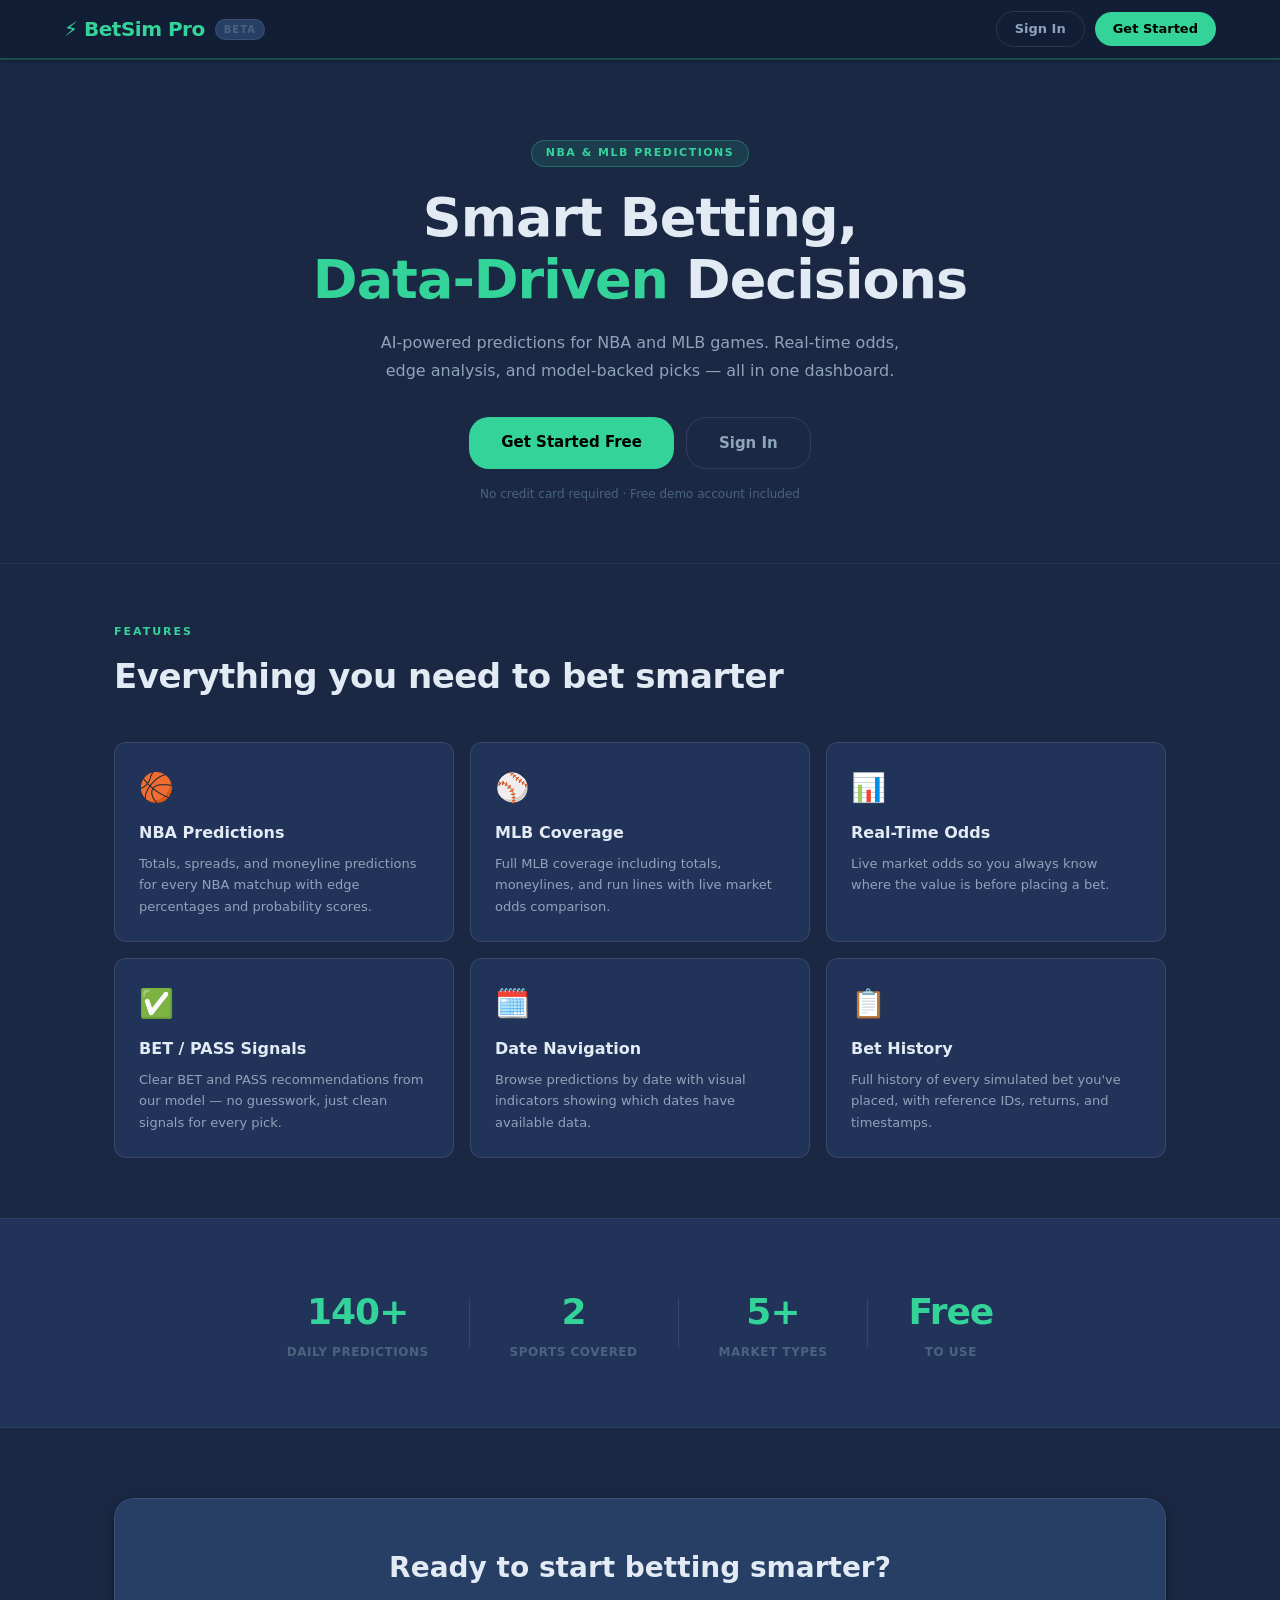
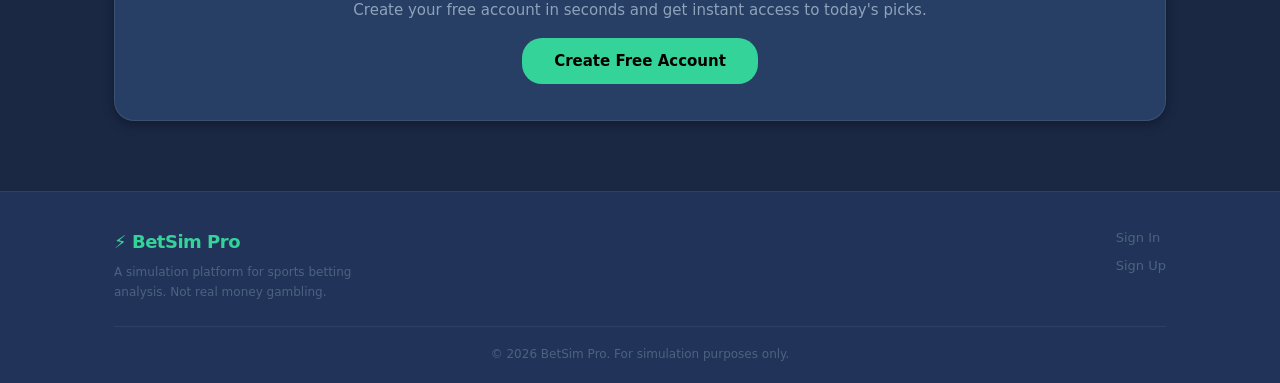
<file: index.html>
<!DOCTYPE html>
<html lang="en">
<head>
  <meta charset="UTF-8" />
  <meta name="viewport" content="width=device-width, initial-scale=1.0" />
  <title>BetSim Pro – Smart Betting, Data-Driven Decisions</title>
  <link rel="stylesheet" href="css/style.css" />
</head>
<body class="landing-page">

  <!-- Navbar -->
  <nav class="landing-nav">
    <div class="landing-nav-inner">
      <div class="brand">
        <span class="logo">⚡ BetSim Pro</span>
        <span class="brand-pill">BETA</span>
      </div>
      <div class="landing-nav-links">
        <a href="login.html" class="btn-outline-nav">Sign In</a>
        <a href="signup.html" class="btn-primary-nav">Get Started</a>
      </div>
    </div>
  </nav>

  <!-- Hero -->
  <section class="landing-hero">
    <div class="landing-hero-inner">
      <div class="hero-badge">NBA &amp; MLB Predictions</div>
      <h1 class="hero-title">Smart Betting,<br><span class="hero-accent">Data-Driven</span> Decisions</h1>
      <p class="hero-sub">AI-powered predictions for NBA and MLB games. Real-time odds, edge analysis, and model-backed picks — all in one dashboard.</p>
      <div class="hero-actions">
        <a href="signup.html" class="btn-hero-primary">Get Started Free</a>
        <a href="login.html" class="btn-hero-secondary">Sign In</a>
      </div>
      <p class="hero-note">No credit card required · Free demo account included</p>
    </div>
  </section>

  <!-- Features -->
  <section class="landing-features">
    <div class="landing-section-inner">
      <p class="section-tag">Features</p>
      <h2 class="section-title">Everything you need to bet smarter</h2>
      <div class="features-grid">
        <div class="feature-card">
          <div class="feature-icon">🏀</div>
          <h3>NBA Predictions</h3>
          <p>Totals, spreads, and moneyline predictions for every NBA matchup with edge percentages and probability scores.</p>
        </div>
        <div class="feature-card">
          <div class="feature-icon">⚾</div>
          <h3>MLB Coverage</h3>
          <p>Full MLB coverage including totals, moneylines, and run lines with live market odds comparison.</p>
        </div>
        <div class="feature-card">
          <div class="feature-icon">📊</div>
          <h3>Real-Time Odds</h3>
          <p>Live market odds so you always know where the value is before placing a bet.</p>
        </div>
        <div class="feature-card">
          <div class="feature-icon">✅</div>
          <h3>BET / PASS Signals</h3>
          <p>Clear BET and PASS recommendations from our model — no guesswork, just clean signals for every pick.</p>
        </div>
        <div class="feature-card">
          <div class="feature-icon">🗓️</div>
          <h3>Date Navigation</h3>
          <p>Browse predictions by date with visual indicators showing which dates have available data.</p>
        </div>
        <div class="feature-card">
          <div class="feature-icon">📋</div>
          <h3>Bet History</h3>
          <p>Full history of every simulated bet you've placed, with reference IDs, returns, and timestamps.</p>
        </div>
      </div>
    </div>
  </section>

  <!-- Stats -->
  <section class="landing-stats">
    <div class="landing-section-inner">
      <div class="stats-showcase">
        <div class="showcase-stat">
          <span class="showcase-num">140+</span>
          <span class="showcase-lbl">Daily Predictions</span>
        </div>
        <div class="showcase-divider"></div>
        <div class="showcase-stat">
          <span class="showcase-num">2</span>
          <span class="showcase-lbl">Sports Covered</span>
        </div>
        <div class="showcase-divider"></div>
        <div class="showcase-stat">
          <span class="showcase-num">5+</span>
          <span class="showcase-lbl">Market Types</span>
        </div>
        <div class="showcase-divider"></div>
        <div class="showcase-stat">
          <span class="showcase-num">Free</span>
          <span class="showcase-lbl">To Use</span>
        </div>
      </div>
    </div>
  </section>

  <!-- CTA Section -->
  <section class="landing-cta">
    <div class="landing-section-inner">
      <div class="cta-card">
        <h2>Ready to start betting smarter?</h2>
        <p>Create your free account in seconds and get instant access to today's picks.</p>
        <a href="signup.html" class="btn-hero-primary">Create Free Account</a>
      </div>
    </div>
  </section>

  <!-- Footer -->
  <footer class="landing-footer">
    <div class="landing-section-inner">
      <div class="footer-inner">
        <div class="footer-brand">
          <span class="logo">⚡ BetSim Pro</span>
          <p>A simulation platform for sports betting analysis. Not real money gambling.</p>
        </div>
        <div class="footer-links">
          <a href="login.html">Sign In</a>
          <a href="signup.html">Sign Up</a>
        </div>
      </div>
      <div class="footer-bottom">
        <p>© 2026 BetSim Pro. For simulation purposes only.</p>
      </div>
    </div>
  </footer>

</body>
</html>
</file>
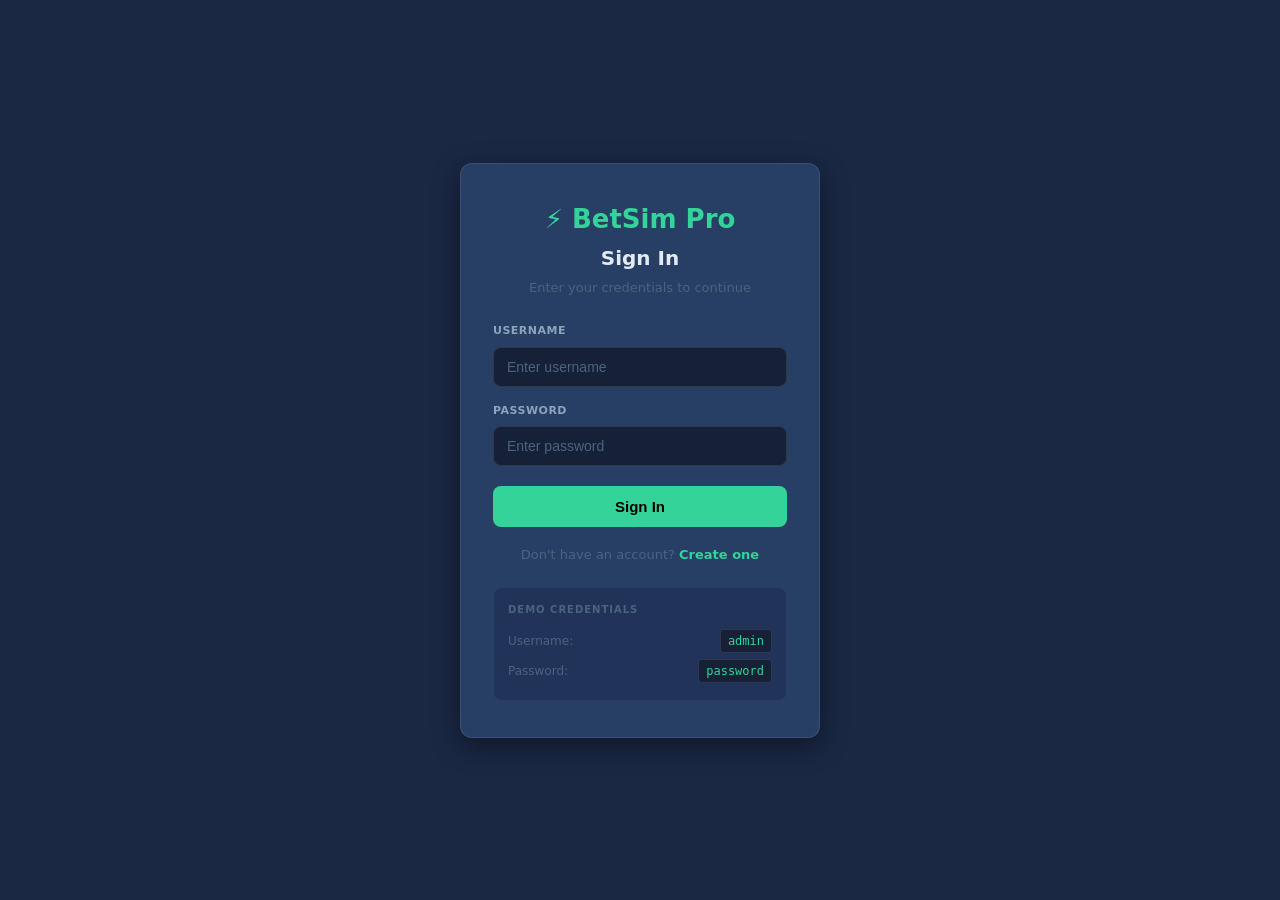
<file: dashboard.html>
<!DOCTYPE html>
<html lang="en">
<head>
  <meta charset="UTF-8" />
  <meta name="viewport" content="width=device-width, initial-scale=1.0" />
  <title>BetSim Pro – NBA &amp; MLB</title>
  <link rel="stylesheet" href="css/style.css" />
</head>
<body>

  <!-- ═══ HEADER ═══ -->
  <header class="header" data-testid="header">
    <div class="header-inner">
      <div class="brand">
        <div class="logo" data-testid="logo">⚡ BetSim Pro</div>
        <div class="brand-pill">NBA &amp; MLB</div>
      </div>
      <nav class="nav">
        <a href="#" class="nav-link active" data-testid="nav-markets">Markets</a>
        <a href="#" class="nav-link" id="navMyBets" data-testid="nav-my-bets">My Bets</a>
      </nav>
      <div class="header-right">
        <div class="balance-pill" data-testid="user-balance">
          💰 Balance: <span id="balance" data-testid="balance-amount">$1,000.00</span>
        </div>
        <div class="user-pill" data-testid="user-badge">
          <span>👤</span>
          <span id="headerUsername" data-testid="header-username">User</span>
        </div>
        <button class="btn-signout" id="logoutBtn" data-testid="logout-btn">Sign Out</button>
      </div>
    </div>
  </header>

  <!-- ═══ DATE BAR ═══ -->
  <div class="date-bar" data-testid="date-bar">
    <button class="date-nav-btn" id="prevDay" aria-label="Previous day">‹</button>
    <label class="date-center" for="datePicker" title="Click to pick a date">
      <span class="date-cal-icon">📅</span>
      <span class="date-text-col">
        <span class="date-sub-lbl">Viewing Date</span>
        <span class="date-main-val" id="dateValue" data-testid="date-value">May 5, 2026</span>
      </span>
      <input type="date" id="datePicker" class="date-picker-input" value="2026-05-05" aria-label="Pick date" />
    </label>
    <span class="date-dot" id="dateDot" title="Data available for this date"></span>
    <button class="date-nav-btn" id="nextDay" aria-label="Next day">›</button>
    <button class="date-today-btn" id="todayBtn">Today</button>
  </div>

  <!-- ═══ MARKET TABS ═══ -->
  <nav class="tabs-bar" data-testid="tabs-bar" aria-label="Market filters">
    <div class="tabs-scroll">
      <button class="tab active" data-filter="all"          data-testid="filter-all">🏆 All</button>
      <div class="tab-sep"></div>
      <button class="tab tab-nba"      data-filter="nba"          data-testid="filter-nba">🏀 NBA</button>
      <button class="tab tab-nba sub"  data-filter="nba_totals"   data-testid="filter-nba-totals">Totals</button>
      <button class="tab tab-nba sub"  data-filter="nba_spreads"  data-testid="filter-nba-spreads">Spreads</button>
      <div class="tab-sep"></div>
      <button class="tab tab-mlb"      data-filter="mlb"          data-testid="filter-mlb">⚾ MLB</button>
      <button class="tab tab-mlb sub"  data-filter="mlb_totals"   data-testid="filter-mlb-totals">Totals</button>
      <button class="tab tab-mlb sub"  data-filter="mlb_moneyline" data-testid="filter-mlb-moneyline">Moneyline</button>
      <button class="tab tab-mlb sub"  data-filter="mlb_runline"  data-testid="filter-mlb-runline">Run Line</button>
    </div>
  </nav>

  <!-- ═══ STATS BAR ═══ -->
  <div class="stats-bar" data-testid="stats-bar">
    <div class="stats-inner">
      <div class="stat-item">
        <span class="stat-num"       id="statTotal">—</span>
        <span class="stat-lbl">Markets</span>
      </div>
      <div class="stat-sep"></div>
      <div class="stat-item">
        <span class="stat-num green" id="statBet">—</span>
        <span class="stat-lbl">BET Picks</span>
      </div>
      <div class="stat-sep"></div>
      <div class="stat-item">
        <span class="stat-num"       id="statPass">—</span>
        <span class="stat-lbl">PASS</span>
      </div>
      <div class="stat-sep"></div>
      <div class="stat-item">
        <span class="stat-num small" id="statDate" data-testid="stat-date">—</span>
        <span class="stat-lbl">Date</span>
      </div>
      <button class="bet-only-toggle" id="betOnlyBtn" data-testid="bet-only-toggle">
        <span class="toggle-dot"></span>
        BET Only
      </button>
    </div>
  </div>

  <!-- ═══ PAGE BODY ═══ -->
  <div class="page-body">

    <!-- Main Content -->
    <main class="main-content">

      <div class="loading-wrap" id="loadingSpinner" data-testid="loading-spinner">
        <div class="spinner-ring"></div>
        <p>Loading markets…</p>
      </div>

      <div class="cards-grid" id="matchesContainer"
           data-testid="matches-container" style="display:none;"></div>

      <div class="empty-state" id="emptyState" style="display:none;" data-testid="empty-state">
        <div class="empty-icon">📭</div>
        <h3>No data for this date</h3>
        <p>Predictions are available for <strong>May 5, 6 &amp; 7, 2026</strong>.<br/>Use the arrows to navigate to those dates.</p>
        <button class="btn-goto" id="gotoDataBtn" data-testid="goto-data-btn">Go to May 5, 2026</button>
      </div>

    </main>

    <!-- Bet Slip Panel -->
    <aside class="bet-slip-panel" data-testid="bet-slip">
      <div class="slip-head">
        <span class="slip-title">Bet Slip</span>
        <span class="slip-count" id="slipBadge">0</span>
      </div>

      <div class="slip-empty-wrap" id="betSlipEmpty" data-testid="bet-slip-empty">
        <div class="slip-empty-icon">🎯</div>
        <p class="slip-empty-text">No selection yet</p>
        <p class="slip-empty-sub">Click any odds button to add a pick</p>
      </div>

      <div id="betSlipContent" style="display:none;" class="slip-content-wrap">
        <div class="slip-pick-card" id="slipItem">
          <button class="slip-remove" id="slipClose" data-testid="slip-close">✕</button>
          <div class="slip-match-text"  id="slipMatch"></div>
          <div class="slip-sel-text"    id="slipSelection"></div>
          <div class="slip-odds-text"   id="slipOdds"></div>
        </div>
        <div class="slip-form-area">
          <label class="slip-form-label" for="slipStake">Stake (USD)</label>
          <input type="number" id="slipStake" data-testid="slip-stake"
                 class="slip-stake-input" min="1" max="10000" placeholder="Enter amount" />
          <div class="slip-return-row">
            <span class="slip-return-lbl">Est. Return</span>
            <span class="slip-return-amt" id="slipReturn" data-testid="slip-return">$0.00</span>
          </div>
          <button class="btn-place-bet" id="slipPlaceBtn" data-testid="slip-place-btn">
            Place Bet →
          </button>
        </div>
      </div>
    </aside>

  </div><!-- /page-body -->

  <!-- ═══ BET MODAL ═══ -->
  <div class="modal-overlay" id="modalOverlay" data-testid="modal-overlay" style="display:none;">
    <div class="modal" data-testid="bet-modal" role="dialog" aria-modal="true">

      <button class="modal-close" id="modalClose" data-testid="modal-close" aria-label="Close">✕</button>

      <!-- Normal -->
      <div id="modalNormal">
        <div class="modal-header">
          <h2 data-testid="modal-title">Place Your Bet</h2>
        </div>
        <div class="modal-body">
          <div class="bet-details">
            <div class="detail-row">
              <span class="detail-label">Match</span>
              <span class="detail-value" id="modalMatch" data-testid="modal-match"></span>
            </div>
            <div class="detail-row">
              <span class="detail-label">Selection</span>
              <span class="detail-value selection-badge" id="modalSelection" data-testid="modal-selection"></span>
            </div>
            <div class="detail-row">
              <span class="detail-label">Odds</span>
              <span class="detail-value odds-badge" id="modalOdds" data-testid="modal-odds"></span>
            </div>
          </div>
          <div class="stake-section">
            <label class="stake-label">Bet Amount ($)</label>
            <input type="number" id="modalBetAmount" data-testid="modal-bet-amount"
                   class="modal-input" min="1" max="10000" placeholder="Enter stake…" />
            <div class="quick-amounts" data-testid="quick-amounts">
              <button class="quick-btn" data-amount="10"  data-testid="quick-10">$10</button>
              <button class="quick-btn" data-amount="25"  data-testid="quick-25">$25</button>
              <button class="quick-btn" data-amount="50"  data-testid="quick-50">$50</button>
              <button class="quick-btn" data-amount="100" data-testid="quick-100">$100</button>
            </div>
          </div>
          <div class="payout-info">
            <span>Potential Return</span>
            <span class="payout-value" id="modalPayout" data-testid="modal-payout">$0.00</span>
          </div>
        </div>
        <div class="modal-footer">
          <button class="btn-cancel"  id="cancelBtn"  data-testid="cancel-btn">Cancel</button>
          <button class="btn-confirm" id="confirmBtn" data-testid="confirm-bet-btn" disabled>Confirm Bet</button>
        </div>
      </div>

      <!-- Processing -->
      <div id="processingState" style="display:none;" data-testid="processing-state">
        <div class="state-center">
          <div class="spinner-ring"></div>
          <p>Processing your bet…</p>
        </div>
      </div>

      <!-- Success -->
      <div id="successState" style="display:none;" data-testid="success-state">
        <div class="state-center success">
          <div class="state-icon success-icon">✓</div>
          <h2 data-testid="success-message">Bet Placed!</h2>
          <div class="success-details">
            <div class="detail-row"><span class="detail-label">Match</span>     <span id="successMatch"     data-testid="success-match"></span></div>
            <div class="detail-row"><span class="detail-label">Selection</span> <span id="successSelection" data-testid="success-selection"></span></div>
            <div class="detail-row"><span class="detail-label">Stake</span>     <span id="successStake"     data-testid="success-stake"></span></div>
            <div class="detail-row"><span class="detail-label">Return</span>    <span id="successReturn"    data-testid="success-return"></span></div>
          </div>
          <div class="bet-ref" data-testid="bet-reference">
            Ref: <strong id="betRef" data-testid="bet-ref-value"></strong>
          </div>
          <button class="btn-done" id="doneBtn" data-testid="done-btn">Done</button>
        </div>
      </div>

      <!-- Error -->
      <div id="errorState" style="display:none;" data-testid="error-state">
        <div class="state-center error">
          <div class="state-icon error-icon">✗</div>
          <h2>Bet Failed</h2>
          <p id="errorMessage" data-testid="error-message"></p>
          <div class="error-actions">
            <button class="btn-cancel"  id="errorClose" data-testid="error-close">Close</button>
            <button class="btn-confirm" id="retryBtn"   data-testid="retry-btn">Try Again</button>
          </div>
        </div>
      </div>

    </div>
  </div>

  <!-- ═══ TOAST ═══ -->
  <div class="toast" id="toast" data-testid="toast" role="alert"></div>

  <!-- ═══ HISTORY MODAL ═══ -->
  <div class="modal-overlay" id="historyOverlay" data-testid="history-overlay" style="display:none;">
    <div class="modal history-modal" data-testid="history-modal" role="dialog" aria-modal="true">
      <div class="history-header">
        <h2 data-testid="history-title">My Bet History</h2>
        <button class="modal-close" id="historyClose" data-testid="history-close" aria-label="Close">✕</button>
      </div>
      <div class="history-toolbar">
        <span class="history-count" id="historyCount" data-testid="history-count">0 bets</span>
        <button class="btn-clear-history" id="clearHistoryBtn" data-testid="clear-history-btn">Clear All</button>
      </div>
      <div class="history-body" id="historyBody" data-testid="history-body">
        <div class="history-empty" id="historyEmpty" data-testid="history-empty">
          No bets placed yet.<br/>Place a bet to see it here.
        </div>
        <table class="history-table" id="historyTable" data-testid="history-table" style="display:none;">
          <thead>
            <tr>
              <th>Bet ID</th><th>Match</th><th>Selection</th>
              <th>Odds</th><th>Stake</th><th>Return</th><th>Date / Time</th>
            </tr>
          </thead>
          <tbody id="historyTableBody" data-testid="history-table-body"></tbody>
        </table>
      </div>
    </div>
  </div>

  <script src="js/auth.js"></script>
  <script src="js/app.js"></script>
</body>
</html>
</file>
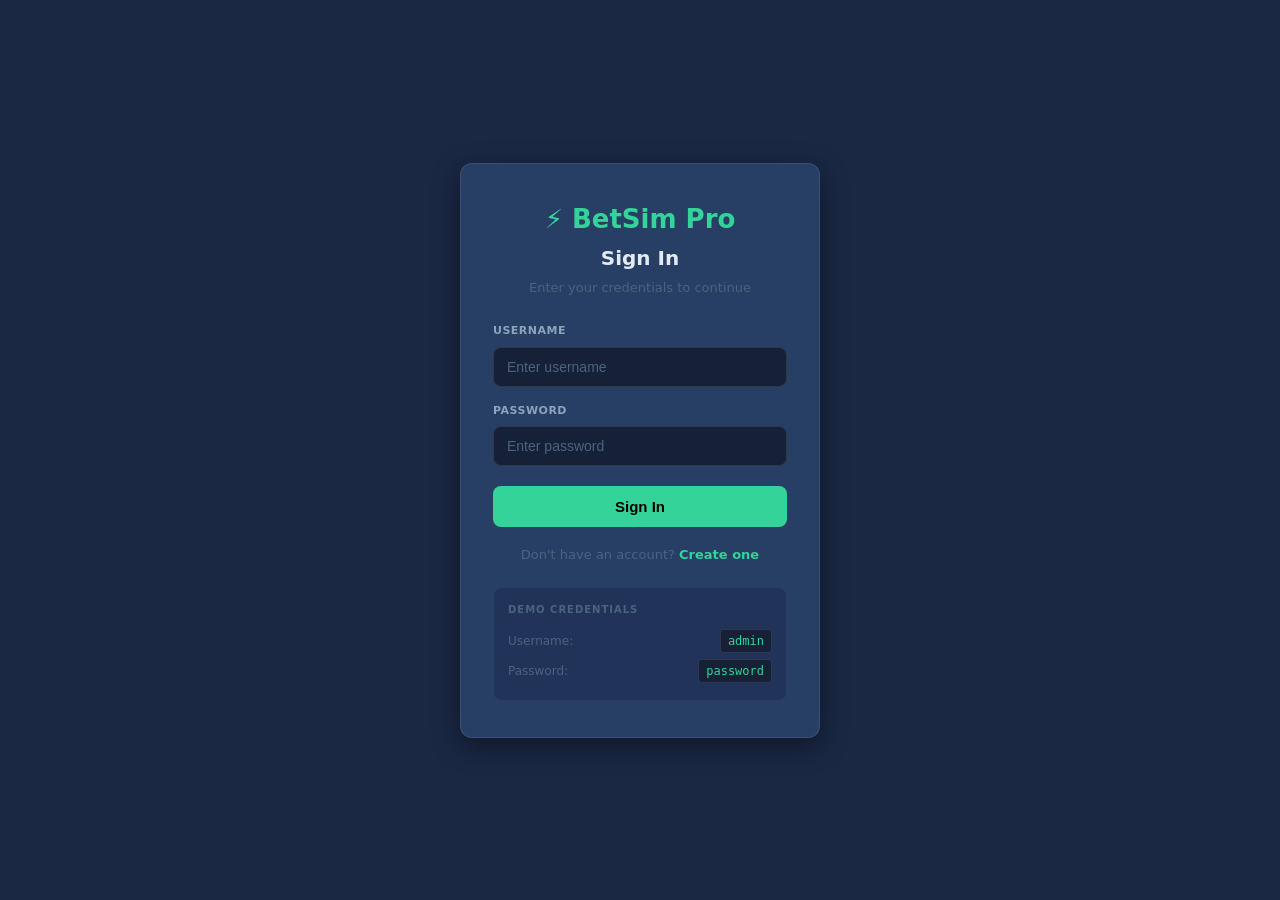
<file: home.html>
<!DOCTYPE html>
<html lang="en">
<head>
  <meta charset="UTF-8" />
  <meta name="viewport" content="width=device-width, initial-scale=1.0" />
  <title>BetSim Pro – Home</title>
  <link rel="stylesheet" href="css/style.css" />
</head>
<body>

  <header class="header">
    <div class="header-inner">
      <div class="brand">
        <span class="logo">⚡ BetSim Pro</span>
        <span class="brand-pill">BETA</span>
      </div>
      <nav class="nav">
        <span class="nav-link active">Home</span>
      </nav>
      <div class="header-right">
        <div class="user-pill">👤 <span id="headerUsername">User</span></div>
        <button class="btn-signout" onclick="logout()">Sign Out</button>
      </div>
    </div>
  </header>

  <main class="home-body">
    <div class="home-inner">

      <!-- Welcome -->
      <div class="home-welcome">
        <div class="welcome-text">
          <h1>Welcome back, <span id="welcomeUsername" class="welcome-accent">User</span></h1>
          <p>Here's your betting overview. Head to the dashboard to start placing picks.</p>
        </div>
        <div class="welcome-balance">
          <span class="balance-label">Virtual Balance</span>
          <span class="balance-value" id="homeBalance">$1,000.00</span>
        </div>
      </div>

      <!-- Stats Row -->
      <div class="home-stats-row">
        <div class="home-stat-card">
          <span class="home-stat-icon">🏆</span>
          <div>
            <div class="home-stat-num" id="statTotalBets">0</div>
            <div class="home-stat-lbl">Total Bets Placed</div>
          </div>
        </div>
        <div class="home-stat-card">
          <span class="home-stat-icon">💰</span>
          <div>
            <div class="home-stat-num" id="statWagered">$0.00</div>
            <div class="home-stat-lbl">Total Wagered</div>
          </div>
        </div>
        <div class="home-stat-card">
          <span class="home-stat-icon">🎯</span>
          <div>
            <div class="home-stat-num green" id="statReturns">$0.00</div>
            <div class="home-stat-lbl">Total Returns</div>
          </div>
        </div>
        <div class="home-stat-card">
          <span class="home-stat-icon">📅</span>
          <div>
            <div class="home-stat-num" id="statDates">3</div>
            <div class="home-stat-lbl">Days of Data</div>
          </div>
        </div>
      </div>

      <!-- Dashboard CTA -->
      <div class="dashboard-cta-card">
        <div class="cta-left">
          <h2>Betting Dashboard</h2>
          <p>View today's NBA and MLB predictions, analyze odds, and place your simulated bets.</p>
          <div class="cta-tags">
            <span class="cta-tag nba-tag">🏀 NBA</span>
            <span class="cta-tag mlb-tag">⚾ MLB</span>
            <span class="cta-tag">Totals</span>
            <span class="cta-tag">Spreads</span>
            <span class="cta-tag">Moneylines</span>
          </div>
        </div>
        <a href="dashboard.html" class="btn-open-dashboard">Open Dashboard →</a>
      </div>

      <!-- Recent Bets -->
      <div class="home-section">
        <div class="home-section-head">
          <h2>Recent Bets</h2>
          <a href="dashboard.html" class="home-view-all">View All in Dashboard →</a>
        </div>
        <div id="recentBetsContent">
          <div class="home-empty">No bets placed yet. Open the dashboard to get started.</div>
        </div>
      </div>

    </div>
  </main>

  <script src="js/auth.js"></script>
  <script>
    'use strict';
    requireAuth();

    const username = getUsername();
    document.getElementById('headerUsername').textContent = username;
    document.getElementById('welcomeUsername').textContent = username;

    const history = getBetHistory();
    document.getElementById('statTotalBets').textContent = history.length;

    const totalWagered = history.reduce((s, b) => s + (b.stake || 0), 0);
    document.getElementById('statWagered').textContent = '$' + totalWagered.toFixed(2);

    const totalReturns = history.reduce((s, b) => s + (b.totalReturn || 0), 0);
    document.getElementById('statReturns').textContent = '$' + totalReturns.toFixed(2);

    if (history.length > 0) {
      const recent = history.slice(0, 5);
      let html = '<table class="home-bets-table"><thead><tr>';
      html += '<th>Ref</th><th>Match</th><th>Selection</th><th>Odds</th><th>Stake</th><th>Return</th>';
      html += '</tr></thead><tbody>';
      recent.forEach(function(b) {
        const oddsStr = (b.odds >= 0 ? '+' : '') + b.odds;
        html += '<tr>';
        html += '<td class="bet-id-cell">' + (b.ref || '—') + '</td>';
        html += '<td>' + (b.match || '—') + '</td>';
        html += '<td><span class="selection-badge">' + (b.selection || '—') + '</span></td>';
        html += '<td><span class="odds-badge-sm">' + oddsStr + '</span></td>';
        html += '<td>$' + (b.stake || 0).toFixed(2) + '</td>';
        html += '<td class="return-cell">$' + (b.totalReturn || 0).toFixed(2) + '</td>';
        html += '</tr>';
      });
      html += '</tbody></table>';
      document.getElementById('recentBetsContent').innerHTML = html;
    }
  </script>
</body>
</html>
</file>
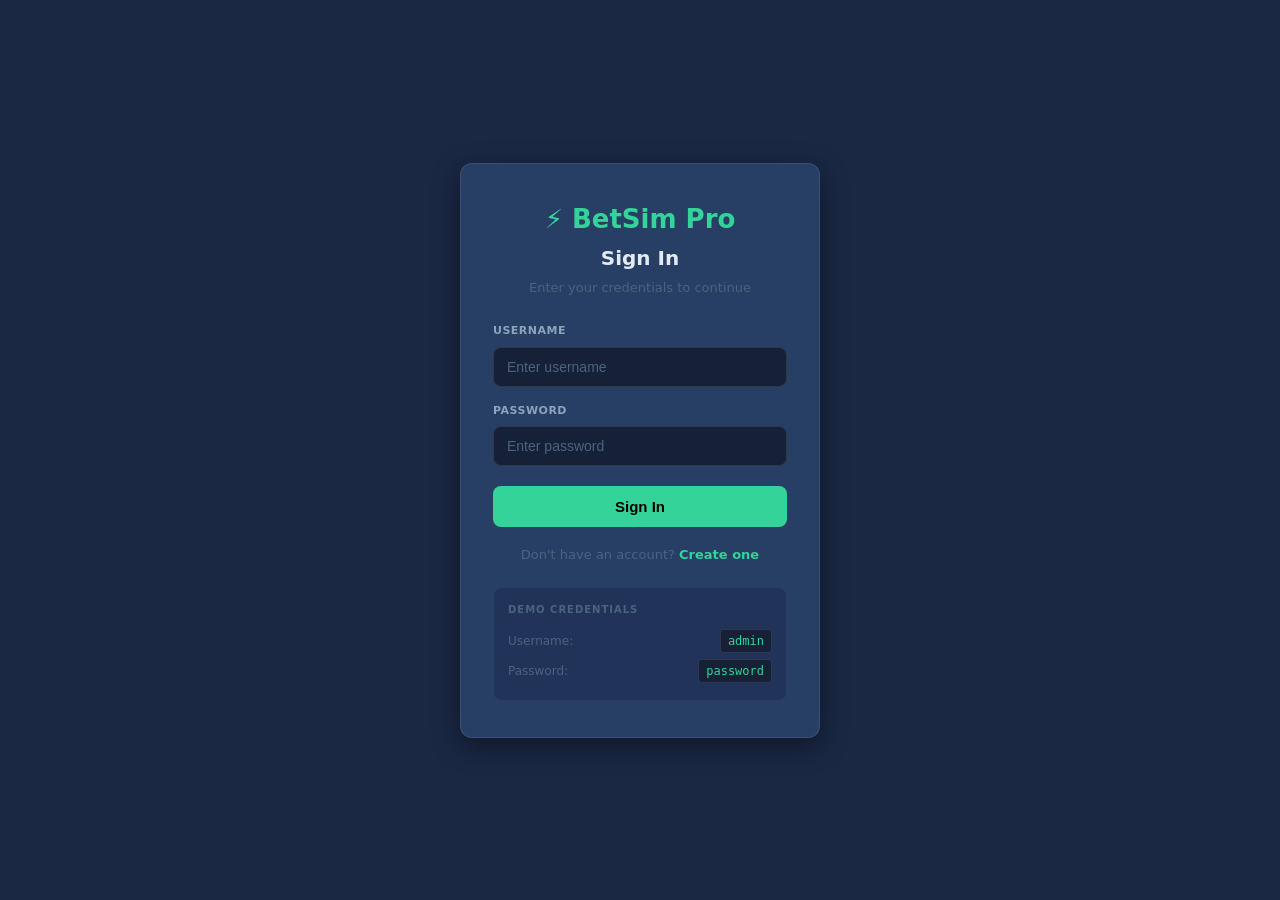
<file: login.html>
<!DOCTYPE html>
<html lang="en">
<head>
  <meta charset="UTF-8" />
  <meta name="viewport" content="width=device-width, initial-scale=1.0" />
  <title>BetSim Pro – Sign In</title>
  <link rel="stylesheet" href="css/style.css" />
</head>
<body class="login-page">

  <div class="login-container" data-testid="login-container">
    <div class="login-card" data-testid="login-card">

      <div class="login-logo" data-testid="login-logo">⚡ BetSim Pro</div>
      <h2 class="login-title">Sign In</h2>
      <p class="login-subtitle">Enter your credentials to continue</p>

      <form id="loginForm" data-testid="login-form" novalidate>

        <div class="form-group">
          <label class="form-label" for="username">Username</label>
          <input
            type="text"
            id="username"
            name="username"
            data-testid="login-username"
            class="form-input"
            placeholder="Enter username"
            autocomplete="username"
            required
          />
        </div>

        <div class="form-group">
          <label class="form-label" for="password">Password</label>
          <input
            type="password"
            id="password"
            name="password"
            data-testid="login-password"
            class="form-input"
            placeholder="Enter password"
            autocomplete="current-password"
            required
          />
        </div>

        <div class="login-error" id="loginError" data-testid="login-error" style="display:none;">
          Invalid username or password. Please try again.
        </div>

        <button type="submit" class="btn-login" data-testid="login-submit-btn">
          Sign In
        </button>

      </form>

      <p class="auth-switch-text">
        Don't have an account? <a href="signup.html" class="auth-switch-link">Create one</a>
      </p>

      <div class="login-hint" data-testid="login-credentials-hint">
        <span class="hint-label">Demo credentials</span>
        <div class="hint-row">
          <span>Username:</span>
          <code data-testid="hint-username">admin</code>
        </div>
        <div class="hint-row">
          <span>Password:</span>
          <code data-testid="hint-password">password</code>
        </div>
      </div>

    </div>
  </div>

  <script src="js/auth.js"></script>
  <script>
    'use strict';
    // Already logged in → skip to home
    if (isLoggedIn()) { window.location.href = 'home.html'; }

    document.getElementById('loginForm').addEventListener('submit', function (e) {
      e.preventDefault();
      const username  = document.getElementById('username').value.trim();
      const password  = document.getElementById('password').value;
      const errorEl   = document.getElementById('loginError');

      errorEl.style.display = 'none';

      if (!username || !password) {
        errorEl.textContent = 'Please enter both username and password.';
        errorEl.style.display = '';
        return;
      }

      if (login(username, password)) {
        window.location.href = 'home.html';
      } else {
        errorEl.textContent = 'Invalid username or password. Please try again.';
        errorEl.style.display = '';
        document.getElementById('password').value = '';
        document.getElementById('password').focus();
      }
    });
  </script>
</body>
</html>
</file>
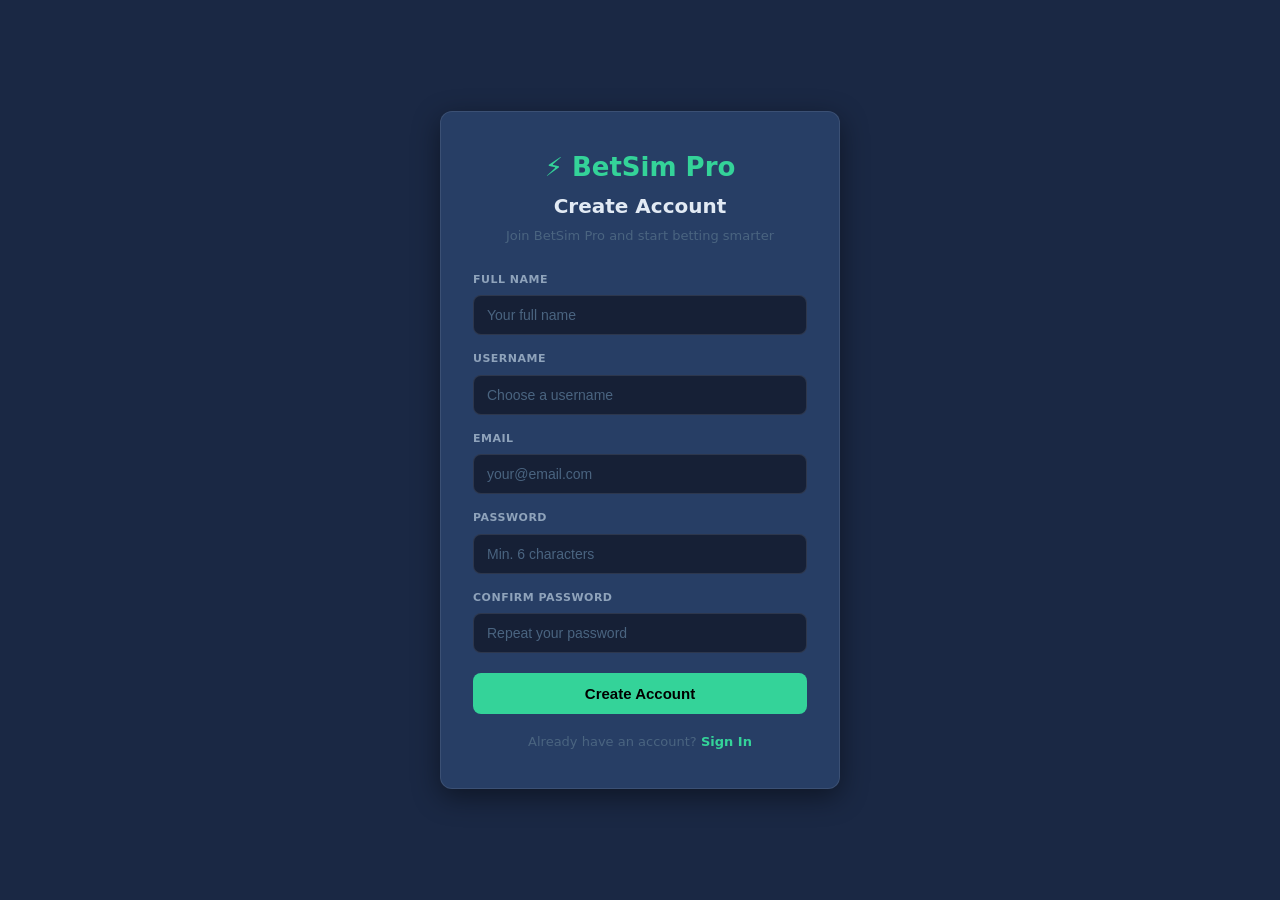
<file: signup.html>
<!DOCTYPE html>
<html lang="en">
<head>
  <meta charset="UTF-8" />
  <meta name="viewport" content="width=device-width, initial-scale=1.0" />
  <title>BetSim Pro – Create Account</title>
  <link rel="stylesheet" href="css/style.css" />
</head>
<body class="login-page">

  <div class="login-container" style="max-width: 440px;">
    <div class="login-card">

      <div class="login-logo">⚡ BetSim Pro</div>
      <h2 class="login-title">Create Account</h2>
      <p class="login-subtitle">Join BetSim Pro and start betting smarter</p>

      <form id="signupForm" novalidate>

        <div class="form-group">
          <label class="form-label" for="fullname">Full Name</label>
          <input
            type="text"
            id="fullname"
            class="form-input"
            placeholder="Your full name"
            autocomplete="name"
            required
          />
        </div>

        <div class="form-group">
          <label class="form-label" for="username">Username</label>
          <input
            type="text"
            id="username"
            class="form-input"
            placeholder="Choose a username"
            autocomplete="username"
            required
          />
        </div>

        <div class="form-group">
          <label class="form-label" for="email">Email</label>
          <input
            type="email"
            id="email"
            class="form-input"
            placeholder="your@email.com"
            autocomplete="email"
            required
          />
        </div>

        <div class="form-group">
          <label class="form-label" for="password">Password</label>
          <input
            type="password"
            id="password"
            class="form-input"
            placeholder="Min. 6 characters"
            autocomplete="new-password"
            required
          />
        </div>

        <div class="form-group">
          <label class="form-label" for="confirmPassword">Confirm Password</label>
          <input
            type="password"
            id="confirmPassword"
            class="form-input"
            placeholder="Repeat your password"
            autocomplete="new-password"
            required
          />
        </div>

        <div class="login-error" id="signupError" style="display:none;"></div>

        <button type="submit" class="btn-login">Create Account</button>

      </form>

      <p class="auth-switch-text">
        Already have an account? <a href="login.html" class="auth-switch-link">Sign In</a>
      </p>

    </div>
  </div>

  <script src="js/auth.js"></script>
  <script>
    'use strict';
    if (isLoggedIn()) { window.location.href = 'home.html'; }

    document.getElementById('signupForm').addEventListener('submit', function (e) {
      e.preventDefault();
      const fullname = document.getElementById('fullname').value.trim();
      const username = document.getElementById('username').value.trim();
      const email    = document.getElementById('email').value.trim();
      const password = document.getElementById('password').value;
      const confirm  = document.getElementById('confirmPassword').value;
      const errorEl  = document.getElementById('signupError');

      errorEl.style.display = 'none';

      if (!fullname || !username || !email || !password || !confirm) {
        errorEl.textContent = 'Please fill in all fields.';
        errorEl.style.display = '';
        return;
      }
      if (password.length < 6) {
        errorEl.textContent = 'Password must be at least 6 characters.';
        errorEl.style.display = '';
        return;
      }
      if (password !== confirm) {
        errorEl.textContent = 'Passwords do not match.';
        errorEl.style.display = '';
        return;
      }

      const result = signup(username, email, password);
      if (result.ok) {
        login(username, password);
        window.location.href = 'home.html';
      } else {
        errorEl.textContent = result.error;
        errorEl.style.display = '';
      }
    });
  </script>
</body>
</html>
</file>
<file: css/style.css>
/* BetSim Pro — Clean Design */

*, *::before, *::after { box-sizing: border-box; margin: 0; padding: 0; }

:root {
  --bg:        #1a2844;
  --bg-card:   #213358;
  --bg-raised: #273e65;
  --bg-input:  #162036;

  --border:        rgba(148,163,184,0.10);
  --border-md:     rgba(148,163,184,0.18);
  --border-strong: rgba(148,163,184,0.30);

  --nba:     #f59e0b;
  --nba-dim: rgba(245,158,11,0.12);
  --mlb:     #60a5fa;
  --mlb-dim: rgba(96,165,250,0.12);

  --green:     #34d399;
  --green-dim: rgba(52,211,153,0.12);
  --red:       #f87171;
  --red-dim:   rgba(248,113,113,0.12);
  --amber:     #fbbf24;
  --amber-dim: rgba(251,191,36,0.12);

  --t1: #e2eaf4;
  --t2: #8fa3bb;
  --t3: #4a6480;

  --r-sm: 5px;
  --r-md: 8px;
  --r-lg: 12px;
  --r-xl: 20px;

  --ease: 0.15s ease;
  --shadow-sm: 0 1px 4px rgba(0,0,0,0.30);
  --shadow:    0 3px 12px rgba(0,0,0,0.35);
  --shadow-lg: 0 8px 28px rgba(0,0,0,0.45);
}

body {
  font-family: 'Segoe UI', system-ui, -apple-system, sans-serif;
  background: var(--bg);
  color: var(--t1);
  min-height: 100vh;
  font-size: 14px;
  line-height: 1.5;
}

.sr-only {
  position: absolute; width: 1px; height: 1px; padding: 0;
  margin: -1px; overflow: hidden; clip: rect(0,0,0,0);
  white-space: nowrap; border: 0;
}

/* ── HEADER ── */
.header {
  position: sticky; top: 0; z-index: 200;
  background: #111e35;
  border-bottom: 2px solid rgba(52,211,153,0.25);
  box-shadow: var(--shadow-sm);
}
.header-inner {
  max-width: 1400px; margin: 0 auto;
  display: flex; align-items: center; gap: 16px;
  padding: 0 24px; height: 58px;
}
.brand { display: flex; align-items: center; gap: 10px; flex-shrink: 0; }
.logo  { font-size: 20px; font-weight: 800; color: var(--green); letter-spacing: -0.5px; }
.brand-pill {
  font-size: 10px; font-weight: 700; letter-spacing: 1px; text-transform: uppercase;
  color: var(--t3); background: var(--bg-raised); border: 1px solid var(--border-md);
  padding: 2px 8px; border-radius: var(--r-xl);
}
.nav { display: flex; gap: 4px; }
.nav-link {
  color: var(--t2); text-decoration: none;
  padding: 6px 14px; border-radius: var(--r-xl);
  font-weight: 600; font-size: 13px; transition: var(--ease);
  cursor: pointer; background: transparent; border: none;
}
.nav-link:hover { color: var(--t1); background: var(--bg-raised); }
.nav-link.active { color: var(--green); }
.header-right { display: flex; align-items: center; gap: 8px; margin-left: auto; }
.balance-pill {
  font-size: 13px; color: var(--t2);
  background: var(--bg-raised); border: 1px solid var(--border-md);
  padding: 5px 12px; border-radius: var(--r-xl);
  display: flex; align-items: center; gap: 5px;
}
.balance-pill span { color: var(--green); font-weight: 700; }
.user-pill {
  font-size: 13px; color: var(--t2);
  background: var(--bg-raised); border: 1px solid var(--border-md);
  padding: 5px 11px; border-radius: var(--r-xl);
  display: flex; align-items: center; gap: 5px;
}
.btn-signout {
  padding: 6px 14px; font-size: 13px; font-weight: 600;
  background: transparent; border: 1px solid var(--border-md);
  border-radius: var(--r-xl); color: var(--t2); cursor: pointer; transition: var(--ease);
}
.btn-signout:hover { border-color: var(--red); color: var(--red); }

/* ── DATE BAR ── */
.date-bar {
  position: sticky; top: 58px; z-index: 190;
  display: flex; align-items: center; justify-content: center; gap: 10px;
  padding: 8px 24px;
  background: var(--bg-card);
  border-bottom: 1px solid var(--border-md);
}
.date-nav-btn {
  width: 32px; height: 32px; border-radius: 50%;
  display: flex; align-items: center; justify-content: center;
  background: var(--bg-raised); border: 1px solid var(--border-md);
  color: var(--t2); cursor: pointer; font-size: 18px;
  transition: var(--ease); flex-shrink: 0;
}
.date-nav-btn:hover { border-color: var(--green); color: var(--green); }
.date-center {
  display: flex; align-items: center; gap: 8px;
  position: relative; cursor: pointer;
  padding: 5px 14px; border-radius: var(--r-xl);
  border: 1px solid var(--border-md); background: var(--bg-raised);
  transition: var(--ease);
}
.date-center:hover { border-color: var(--border-strong); }
.date-cal-icon { font-size: 16px; }
.date-text-col { display: flex; flex-direction: column; line-height: 1.2; }
.date-sub-lbl { font-size: 9px; font-weight: 700; letter-spacing: 1px; text-transform: uppercase; color: var(--t3); }
.date-main-val { font-size: 14px; font-weight: 700; color: var(--t1); }
.date-picker-input {
  position: absolute; opacity: 0; inset: 0; cursor: pointer; z-index: 1;
  width: 100%; height: 100%;
}
.date-dot {
  width: 8px; height: 8px; border-radius: 50%; background: var(--green); flex-shrink: 0;
}
.date-dot.no-data { background: var(--t3); }
.date-today-btn {
  padding: 5px 13px; font-size: 12px; font-weight: 600;
  background: var(--bg-raised); border: 1px solid var(--border-md);
  border-radius: var(--r-xl); color: var(--t2); cursor: pointer; transition: var(--ease);
}
.date-today-btn:hover { border-color: var(--green); color: var(--green); }

/* ── TABS ── */
.tabs-bar {
  position: sticky; top: 106px; z-index: 180;
  background: var(--bg);
  border-bottom: 1px solid var(--border-md);
}
.tabs-scroll {
  max-width: 1400px; margin: 0 auto;
  display: flex; align-items: center; gap: 4px;
  padding: 8px 24px; overflow-x: auto; scrollbar-width: none;
}
.tabs-scroll::-webkit-scrollbar { display: none; }
.tab {
  padding: 6px 15px; border-radius: var(--r-xl);
  font-size: 13px; font-weight: 600; cursor: pointer; white-space: nowrap;
  border: 1px solid var(--border-md); color: var(--t2);
  background: transparent; transition: var(--ease);
}
.tab:hover { color: var(--t1); background: var(--bg-raised); }
.tab.active { border-color: var(--green); color: var(--green); background: var(--green-dim); }
.tab.tab-nba:hover, .tab.tab-nba.active  { border-color: var(--nba); color: var(--nba); background: var(--nba-dim); }
.tab.tab-mlb:hover, .tab.tab-mlb.active  { border-color: var(--mlb); color: var(--mlb); background: var(--mlb-dim); }
.tab.sub { font-size: 12px; padding: 5px 12px; }
.tab-sep { width: 1px; height: 20px; background: var(--border-md); margin: 0 4px; flex-shrink: 0; }

/* ── STATS BAR ── */
.stats-bar { background: var(--bg-raised); border-bottom: 1px solid var(--border); }
.stats-inner {
  max-width: 1400px; margin: 0 auto;
  display: flex; align-items: center;
  padding: 0 24px; height: 44px; gap: 0;
}
.stat-item { display: flex; align-items: center; gap: 8px; padding: 0 18px; }
.stat-item:first-child { padding-left: 0; }
.stat-num { font-size: 17px; font-weight: 800; color: var(--t1); }
.stat-num.green { color: var(--green); }
.stat-num.small { font-size: 13px; font-weight: 600; }
.stat-lbl { font-size: 11px; color: var(--t3); font-weight: 500; }
.stat-sep { width: 1px; height: 18px; background: var(--border-md); flex-shrink: 0; }
.bet-only-toggle {
  margin-left: auto;
  display: flex; align-items: center; gap: 6px;
  padding: 5px 12px; border: 1px solid var(--border-md); border-radius: var(--r-xl);
  background: transparent; color: var(--t2); cursor: pointer;
  font-size: 12px; font-weight: 600; transition: var(--ease);
}
.bet-only-toggle:hover  { border-color: var(--green); color: var(--green); }
.bet-only-toggle.active { border-color: var(--green); color: var(--green); background: var(--green-dim); }
.toggle-dot {
  width: 8px; height: 8px; border-radius: 50%; background: var(--t3); transition: var(--ease);
}
.bet-only-toggle.active .toggle-dot { background: var(--green); }

/* ── PAGE BODY ── */
.page-body {
  max-width: 1400px; margin: 0 auto;
  display: flex; align-items: flex-start; gap: 16px;
  padding: 20px 24px; min-height: calc(100vh - 220px);
}
.main-content { flex: 1; min-width: 0; }

.loading-wrap {
  display: flex; flex-direction: column; align-items: center;
  justify-content: center; padding: 80px 0; gap: 14px; color: var(--t3);
}
.spinner-ring {
  width: 40px; height: 40px;
  border: 3px solid var(--border-md); border-top-color: var(--green);
  border-radius: 50%; animation: spin 0.8s linear infinite;
}
@keyframes spin { to { transform: rotate(360deg); } }

.empty-state {
  display: flex; flex-direction: column; align-items: center;
  justify-content: center; padding: 80px 20px; gap: 12px; text-align: center;
}
.empty-icon { font-size: 48px; margin-bottom: 6px; }
.empty-state h3 { font-size: 20px; font-weight: 700; color: var(--t1); }
.empty-state p { color: var(--t2); font-size: 14px; line-height: 1.8; }
.btn-goto {
  margin-top: 10px; padding: 10px 24px;
  background: var(--green); color: #000;
  border: none; border-radius: var(--r-xl);
  font-size: 14px; font-weight: 700; cursor: pointer; transition: var(--ease);
}
.btn-goto:hover { opacity: 0.9; transform: translateY(-1px); }

/* ── CARDS GRID ── */
.cards-grid {
  display: grid;
  grid-template-columns: repeat(auto-fill, minmax(310px, 1fr));
  gap: 14px;
}

.match-card {
  background: var(--bg-card);
  border: 1px solid var(--border-md);
  border-radius: var(--r-lg);
  overflow: hidden;
  transition: transform var(--ease), box-shadow var(--ease);
}
.match-card:hover {
  transform: translateY(-2px);
  box-shadow: var(--shadow);
}
.match-card.bet-pick { border-color: rgba(52,211,153,0.30); }

.card-strip { height: 4px; }
.nba-card .card-strip { background: var(--nba); }
.mlb-card .card-strip { background: var(--mlb); }

.card-inner { padding: 14px 15px 15px; }

.card-head {
  display: flex; align-items: center; justify-content: space-between; margin-bottom: 12px;
}
.card-league-badge {
  font-size: 11px; font-weight: 700; padding: 3px 9px; border-radius: var(--r-xl);
  display: inline-flex; align-items: center; gap: 4px;
}
.nba-card .card-league-badge { color: var(--nba); background: var(--nba-dim); border: 1px solid rgba(245,158,11,0.20); }
.mlb-card .card-league-badge { color: var(--mlb); background: var(--mlb-dim); border: 1px solid rgba(96,165,250,0.20); }

.card-bet-pill {
  font-size: 10px; font-weight: 800; letter-spacing: 1px; padding: 2px 9px; border-radius: var(--r-xl);
}
.pill-bet  { background: var(--green-dim); color: var(--green); border: 1px solid rgba(52,211,153,0.30); }
.pill-pass { background: transparent; color: var(--t3); border: 1px solid var(--border); }

.card-matchup { margin-bottom: 13px; }
.team-row { display: flex; align-items: center; gap: 8px; padding: 3px 0; }
.team-tag { font-size: 9px; font-weight: 700; text-transform: uppercase; color: var(--t3); width: 26px; flex-shrink: 0; }
.team-nm  { font-size: 14px; font-weight: 700; color: var(--t1); }
.vs-row   { display: flex; align-items: center; padding: 4px 0; }
.vs-line  { flex: 1; height: 1px; background: var(--border); }
.vs-at    { font-size: 11px; color: var(--t3); font-weight: 600; padding: 0 8px; }

.odds-grid {
  display: grid; grid-template-columns: 1fr 1fr;
  gap: 8px; margin-bottom: 11px;
}
.odds-btn {
  display: flex; flex-direction: column; align-items: center; justify-content: center;
  gap: 2px; padding: 10px 8px; position: relative;
  background: var(--bg-input); border: 1px solid var(--border-md);
  border-radius: var(--r-md); cursor: pointer; transition: var(--ease);
  color: var(--t1); width: 100%; min-height: 68px;
}
.odds-btn.rec-btn { border-color: rgba(52,211,153,0.40); background: rgba(52,211,153,0.06); }
.nba-card .odds-btn:hover { border-color: var(--nba); background: var(--nba-dim); }
.mlb-card .odds-btn:hover { border-color: var(--mlb); background: var(--mlb-dim); }
.odds-btn.selected { background: var(--green); border-color: var(--green); color: #000; }
.odds-btn.selected .odds-type,
.odds-btn.selected .odds-line,
.odds-btn.selected .rec-indicator { color: rgba(0,0,0,0.55); }
.odds-btn.selected .odds-val { color: #000; }

.rec-indicator {
  font-size: 9px; font-weight: 800; letter-spacing: 0.5px;
  color: var(--green); text-transform: uppercase; margin-bottom: 1px;
}
.odds-type {
  font-size: 11px; font-weight: 700; color: var(--t2); text-align: center;
  overflow: hidden; text-overflow: ellipsis; white-space: nowrap; max-width: 100%;
}
.odds-line { font-size: 11px; color: var(--t3); }
.odds-val  { font-size: 17px; font-weight: 800; color: var(--t1); }

.model-strip {
  display: flex; align-items: center; justify-content: space-between;
  padding: 8px 10px; background: rgba(0,0,0,0.18); border-radius: var(--r-md);
  border: 1px solid var(--border); gap: 8px;
}
.model-left  { display: flex; align-items: center; gap: 5px; flex: 1; min-width: 0; }
.model-emoji { font-size: 13px; flex-shrink: 0; }
.model-call-text {
  font-size: 12px; color: var(--t2);
  overflow: hidden; text-overflow: ellipsis; white-space: nowrap;
}
.model-call-text strong { color: var(--t1); }
.model-right { display: flex; align-items: center; gap: 5px; flex-shrink: 0; }
.tag {
  font-size: 10px; font-weight: 700; padding: 2px 7px;
  border-radius: 20px; border: 1px solid; white-space: nowrap;
}
.tag-edge { color: var(--t2); border-color: var(--border-md); background: var(--bg-raised); }
.tag-prob { color: var(--amber); border-color: rgba(251,191,36,0.25); background: var(--amber-dim); }

/* ── BET SLIP ── */
.bet-slip-panel {
  width: 280px; flex-shrink: 0;
  position: sticky; top: 172px;
  background: var(--bg-card); border: 1px solid var(--border-md);
  border-radius: var(--r-lg); overflow: hidden;
  max-height: calc(100vh - 192px);
  display: flex; flex-direction: column;
}
.slip-head {
  display: flex; align-items: center; justify-content: space-between;
  padding: 13px 15px; border-bottom: 1px solid var(--border); background: var(--bg-raised);
}
.slip-title { font-size: 14px; font-weight: 700; color: var(--t1); }
.slip-count {
  font-size: 11px; font-weight: 700; color: var(--t2);
  background: var(--bg-input); border: 1px solid var(--border-md);
  padding: 2px 8px; border-radius: 20px;
}
.slip-empty-wrap {
  display: flex; flex-direction: column; align-items: center;
  justify-content: center; padding: 36px 20px; gap: 8px; text-align: center; flex: 1;
}
.slip-empty-icon { font-size: 34px; margin-bottom: 4px; }
.slip-empty-text { font-size: 14px; font-weight: 600; color: var(--t2); }
.slip-empty-sub  { font-size: 12px; color: var(--t3); }
.slip-content-wrap { display: flex; flex-direction: column; flex: 1; }
.slip-pick-card {
  margin: 12px 12px 0;
  background: var(--bg-raised); border: 1px solid var(--border-md);
  border-radius: var(--r-md); padding: 12px; position: relative;
}
.slip-remove {
  position: absolute; top: 8px; right: 8px;
  background: none; border: none; color: var(--t3);
  cursor: pointer; font-size: 14px; transition: var(--ease); padding: 2px;
}
.slip-remove:hover { color: var(--red); }
.slip-match-text { font-size: 11px; color: var(--t3); margin-bottom: 4px; }
.slip-sel-text   { font-size: 14px; font-weight: 700; color: var(--t1); margin-bottom: 2px; }
.slip-odds-text  { font-size: 20px; font-weight: 800; color: var(--green); }
.slip-form-area  { padding: 12px; display: flex; flex-direction: column; gap: 10px; }
.slip-form-label { font-size: 10px; font-weight: 700; letter-spacing: 0.6px; text-transform: uppercase; color: var(--t3); }
.slip-stake-input {
  width: 100%; padding: 10px 13px;
  background: var(--bg-input); border: 1px solid var(--border-md);
  border-radius: var(--r-md); color: var(--t1); font-size: 16px; font-weight: 700;
  transition: var(--ease);
}
.slip-stake-input:focus { outline: none; border-color: var(--green); }
.slip-stake-input::placeholder { color: var(--t3); font-weight: 400; font-size: 14px; }
.slip-return-row {
  display: flex; justify-content: space-between; align-items: center;
  padding: 10px 12px; background: var(--bg-raised); border-radius: var(--r-md); border: 1px solid var(--border);
}
.slip-return-lbl { font-size: 12px; color: var(--t2); }
.slip-return-amt { font-size: 16px; font-weight: 800; color: var(--green); }
.btn-place-bet {
  width: 100%; padding: 12px;
  background: var(--green); color: #000;
  border: none; border-radius: var(--r-md);
  font-size: 14px; font-weight: 700; cursor: pointer; transition: var(--ease);
}
.btn-place-bet:hover { opacity: 0.9; transform: translateY(-1px); }

/* ── MODAL ── */
.modal-overlay {
  position: fixed; inset: 0;
  background: rgba(0,0,0,0.75);
  z-index: 1000; display: flex; align-items: center; justify-content: center;
  animation: fadeIn 0.18s ease;
}
@keyframes fadeIn { from { opacity: 0; } to { opacity: 1; } }
.modal {
  background: var(--bg-raised); border: 1px solid var(--border-md);
  border-radius: var(--r-lg); width: 450px; max-width: 95vw;
  box-shadow: var(--shadow-lg); position: relative;
  animation: slideUp 0.20s ease;
}
@keyframes slideUp { from { transform: translateY(20px); opacity: 0; } to { transform: translateY(0); opacity: 1; } }
.modal-close {
  position: absolute; top: 13px; right: 13px;
  background: var(--bg-input); border: 1px solid var(--border-md);
  color: var(--t2); font-size: 14px; cursor: pointer; transition: var(--ease); z-index: 1;
  width: 28px; height: 28px; border-radius: 50%;
  display: flex; align-items: center; justify-content: center;
}
.modal-close:hover { color: var(--t1); }
.modal-header { padding: 18px 22px 14px; border-bottom: 1px solid var(--border); }
.modal-header h2 { font-size: 17px; font-weight: 700; }
.modal-body { padding: 18px 22px; }
.bet-details {
  margin-bottom: 18px; border-radius: var(--r-md);
  overflow: hidden; border: 1px solid var(--border-md);
}
.detail-row {
  display: flex; justify-content: space-between; align-items: center;
  padding: 10px 14px; background: var(--bg-card); border-bottom: 1px solid var(--border);
}
.detail-row:last-child { border-bottom: none; }
.detail-label { color: var(--t3); font-size: 11px; font-weight: 700; text-transform: uppercase; letter-spacing: 0.5px; }
.detail-value { font-weight: 600; font-size: 13px; text-align: right; max-width: 65%; }
.selection-badge { background: var(--green-dim); color: var(--green); padding: 2px 9px; border-radius: 20px; }
.odds-badge { background: var(--mlb-dim); color: var(--mlb); padding: 2px 9px; border-radius: 20px; font-size: 14px !important; }
.stake-section { margin-bottom: 14px; }
.stake-label { display: block; font-size: 11px; font-weight: 700; color: var(--t2); margin-bottom: 7px; text-transform: uppercase; letter-spacing: 0.5px; }
.modal-input {
  width: 100%; padding: 12px 13px;
  background: var(--bg-input); border: 1px solid var(--border-md);
  border-radius: var(--r-md); color: var(--t1); font-size: 18px; font-weight: 700; transition: var(--ease);
}
.modal-input:focus { outline: none; border-color: var(--green); }
.modal-input::placeholder { color: var(--t3); font-weight: 400; font-size: 14px; }
.quick-amounts { display: flex; gap: 7px; margin-top: 9px; }
.quick-btn {
  flex: 1; padding: 7px 4px;
  background: var(--bg-input); border: 1px solid var(--border-md);
  border-radius: var(--r-md); color: var(--t2);
  font-size: 12px; font-weight: 700; cursor: pointer; transition: var(--ease);
}
.quick-btn:hover { border-color: var(--green); color: var(--green); background: var(--green-dim); }
.payout-info {
  display: flex; justify-content: space-between; align-items: center;
  background: var(--bg-card); border-radius: var(--r-md); border: 1px solid var(--border);
  padding: 13px 15px; font-size: 13px; color: var(--t2);
}
.payout-value { font-size: 21px; font-weight: 800; color: var(--green); }
.modal-footer { display: flex; gap: 10px; padding: 0 22px 18px; }
.btn-cancel {
  flex: 1; padding: 11px;
  background: var(--bg-card); border: 1px solid var(--border-md);
  border-radius: var(--r-md); color: var(--t2);
  font-size: 14px; font-weight: 600; cursor: pointer; transition: var(--ease);
}
.btn-cancel:hover { color: var(--t1); }
.btn-confirm {
  flex: 2; padding: 11px;
  background: var(--green); color: #000;
  border: none; border-radius: var(--r-md);
  font-size: 14px; font-weight: 700; cursor: pointer; transition: var(--ease);
}
.btn-confirm:hover:not(:disabled) { opacity: 0.9; }
.btn-confirm:disabled { background: var(--bg-raised); color: var(--t3); cursor: not-allowed; }

.state-center {
  padding: 36px 22px; text-align: center;
  display: flex; flex-direction: column; align-items: center; gap: 14px;
}
.state-icon {
  width: 60px; height: 60px; border-radius: 50%;
  display: flex; align-items: center; justify-content: center; font-size: 26px;
}
.success-icon { background: var(--green-dim); color: var(--green); border: 1px solid rgba(52,211,153,0.30); }
.error-icon   { background: var(--red-dim);   color: var(--red);   border: 1px solid rgba(248,113,113,0.30); }
.state-center h2 { font-size: 19px; font-weight: 700; }
.state-center.success h2 { color: var(--green); }
.state-center.error   h2 { color: var(--red); }
.success-details { width: 100%; border-top: 1px solid var(--border); padding-top: 14px; }
.success-details .detail-row { background: transparent; }
.bet-ref {
  font-size: 12px; color: var(--t3);
  background: var(--bg-card); padding: 7px 15px;
  border-radius: 20px; border: 1px solid var(--border); font-family: monospace;
}
.bet-ref strong { color: var(--green); }
.btn-done {
  padding: 11px 32px;
  background: var(--green); color: #000;
  border: none; border-radius: var(--r-md);
  font-size: 14px; font-weight: 700; cursor: pointer; margin-top: 6px;
}
.btn-done:hover { opacity: 0.9; }
.error-actions { display: flex; gap: 10px; }

/* ── TOAST ── */
.toast {
  position: fixed; bottom: 22px; left: 50%;
  transform: translateX(-50%) translateY(16px);
  background: var(--bg-raised); color: var(--t1);
  padding: 11px 22px; border-radius: var(--r-xl);
  font-size: 13px; font-weight: 600;
  box-shadow: var(--shadow-lg); border: 1px solid var(--border-md);
  opacity: 0; pointer-events: none;
  transition: opacity 0.25s ease, transform 0.25s ease;
  z-index: 2000; white-space: nowrap;
}
.toast.show    { opacity: 1; transform: translateX(-50%) translateY(0); }
.toast.success { border-color: rgba(52,211,153,0.4); color: var(--green); }
.toast.error   { border-color: rgba(248,113,113,0.4); color: var(--red); }

/* ── HISTORY MODAL ── */
.history-modal {
  width: 880px; max-width: 96vw; max-height: 85vh;
  display: flex; flex-direction: column;
}
.history-header {
  display: flex; align-items: center; justify-content: space-between;
  padding: 18px 22px; border-bottom: 1px solid var(--border);
}
.history-header h2 { font-size: 17px; font-weight: 700; }
.history-header .modal-close { position: static; }
.history-toolbar {
  display: flex; align-items: center; justify-content: space-between;
  padding: 9px 22px; border-bottom: 1px solid var(--border); background: var(--bg-card);
}
.history-count {
  font-size: 13px; color: var(--t2);
  background: var(--bg-input); padding: 3px 11px;
  border-radius: 20px; border: 1px solid var(--border-md);
}
.btn-clear-history {
  padding: 5px 13px; font-size: 12px; font-weight: 600;
  background: transparent; border: 1px solid rgba(248,113,113,0.40);
  color: var(--red); border-radius: var(--r-xl); cursor: pointer; transition: var(--ease);
}
.btn-clear-history:hover { background: var(--red-dim); }
.history-body { flex: 1; overflow-y: auto; padding: 18px 22px; }
.history-empty { text-align: center; color: var(--t3); padding: 44px 0; font-size: 14px; line-height: 2.2; }
.history-table { width: 100%; border-collapse: collapse; font-size: 13px; }
.history-table th {
  text-align: left; padding: 9px 11px;
  font-size: 11px; font-weight: 700; letter-spacing: 0.6px; text-transform: uppercase;
  color: var(--t3); border-bottom: 1px solid var(--border-md); white-space: nowrap;
}
.history-table td {
  padding: 11px; border-bottom: 1px solid var(--border); color: var(--t1); vertical-align: middle;
}
.history-table tr:hover td { background: var(--bg-raised); }
.bet-id-cell  { font-family: monospace; font-size: 11px; color: var(--t3); }
.return-cell  { color: var(--green); font-weight: 700; }
.date-cell    { color: var(--t3); white-space: nowrap; font-size: 12px; }
.odds-badge-sm {
  background: var(--mlb-dim); color: var(--mlb);
  padding: 2px 8px; border-radius: 12px; font-size: 12px; font-weight: 700;
}

/* ── LOGIN PAGE ── */
.login-page {
  display: flex; align-items: center; justify-content: center;
  min-height: 100vh; background: var(--bg);
}
.login-container { width: 100%; max-width: 400px; padding: 20px; }
.login-card {
  background: var(--bg-raised); border: 1px solid var(--border-md);
  border-radius: var(--r-lg); padding: 36px 32px; box-shadow: var(--shadow-lg);
}
.login-logo     { font-size: 26px; font-weight: 800; text-align: center; margin-bottom: 4px; color: var(--green); }
.login-title    { font-size: 20px; font-weight: 700; text-align: center; color: var(--t1); margin-bottom: 5px; }
.login-subtitle { font-size: 13px; color: var(--t3); text-align: center; margin-bottom: 26px; }
.form-group     { margin-bottom: 16px; }
.form-label     { display: block; font-size: 11px; font-weight: 700; color: var(--t2); margin-bottom: 7px; letter-spacing: 0.5px; text-transform: uppercase; }
.form-input {
  width: 100%; padding: 11px 13px;
  background: var(--bg-input); border: 1px solid var(--border-md);
  border-radius: var(--r-md); color: var(--t1); font-size: 14px; transition: var(--ease);
}
.form-input:focus { outline: none; border-color: var(--green); }
.form-input::placeholder { color: var(--t3); }
.login-error {
  background: var(--red-dim); border: 1px solid rgba(248,113,113,0.30);
  color: var(--red); border-radius: var(--r-md); padding: 10px 13px; font-size: 13px; margin-bottom: 14px;
}
.btn-login {
  width: 100%; padding: 12px;
  background: var(--green); color: #000;
  border: none; border-radius: var(--r-md);
  font-size: 15px; font-weight: 700; cursor: pointer; transition: var(--ease); margin-top: 4px;
}
.btn-login:hover { opacity: 0.9; transform: translateY(-1px); }
.login-hint {
  margin-top: 22px; padding: 14px;
  background: var(--bg-card); border: 1px solid var(--border); border-radius: var(--r-md);
  font-size: 12px; color: var(--t3);
}
.hint-label { display: block; font-size: 10px; font-weight: 700; letter-spacing: 1px; text-transform: uppercase; color: var(--t3); margin-bottom: 9px; }
.hint-row { display: flex; justify-content: space-between; align-items: center; padding: 3px 0; }
.hint-row code {
  background: var(--bg-input); color: var(--green);
  padding: 2px 7px; border-radius: 4px; font-family: monospace;
  font-size: 12px; border: 1px solid var(--border-md);
}

/* ── RESPONSIVE ── */
input[type=number]::-webkit-inner-spin-button,
input[type=number]::-webkit-outer-spin-button { opacity: 1; }

@media (max-width: 1024px) { .bet-slip-panel { width: 252px; } }
@media (max-width: 900px) {
  .page-body { flex-direction: column; padding: 12px; }
  .bet-slip-panel { display: none; }
  .cards-grid { grid-template-columns: 1fr; }
}
@media (max-width: 600px) {
  .header-inner { padding: 0 12px; gap: 8px; }
  .brand-pill, .user-pill, .balance-pill { display: none; }
  .tabs-scroll { padding: 7px 12px; }
  .page-body { padding: 8px; }
}

/* ── AUTH SWITCH LINK ── */
.auth-switch-text {
  text-align: center; margin-top: 18px;
  font-size: 13px; color: var(--t3);
}
.auth-switch-link {
  color: var(--green); text-decoration: none; font-weight: 600;
}
.auth-switch-link:hover { text-decoration: underline; }

/* ── LANDING PAGE ── */
.landing-page { min-height: 100vh; }

.landing-nav {
  position: sticky; top: 0; z-index: 200;
  background: #111e35;
  border-bottom: 2px solid rgba(52,211,153,0.25);
  box-shadow: var(--shadow-sm);
}
.landing-nav-inner {
  max-width: 1200px; margin: 0 auto;
  display: flex; align-items: center; justify-content: space-between;
  padding: 0 24px; height: 58px;
}
.landing-nav-links { display: flex; align-items: center; gap: 10px; }
.btn-outline-nav {
  padding: 7px 18px; border-radius: var(--r-xl);
  border: 1px solid var(--border-md); color: var(--t2);
  text-decoration: none; font-size: 13px; font-weight: 600;
  transition: var(--ease);
}
.btn-outline-nav:hover { border-color: var(--green); color: var(--green); }
.btn-primary-nav {
  padding: 7px 18px; border-radius: var(--r-xl);
  background: var(--green); color: #000;
  text-decoration: none; font-size: 13px; font-weight: 700;
  transition: var(--ease);
}
.btn-primary-nav:hover { opacity: 0.9; }

.landing-hero { padding: 80px 24px 60px; text-align: center; }
.landing-hero-inner { max-width: 700px; margin: 0 auto; }
.hero-badge {
  display: inline-block;
  font-size: 11px; font-weight: 700; letter-spacing: 1.5px; text-transform: uppercase;
  color: var(--green); background: var(--green-dim);
  border: 1px solid rgba(52,211,153,0.30); border-radius: var(--r-xl);
  padding: 4px 14px; margin-bottom: 20px;
}
.hero-title {
  font-size: clamp(32px, 6vw, 54px); font-weight: 800;
  color: var(--t1); line-height: 1.15; margin-bottom: 18px; letter-spacing: -1px;
}
.hero-accent { color: var(--green); }
.hero-sub {
  font-size: 16px; color: var(--t2); line-height: 1.75; margin-bottom: 32px;
  max-width: 560px; margin-left: auto; margin-right: auto;
}
.hero-actions { display: flex; gap: 12px; justify-content: center; flex-wrap: wrap; }
.btn-hero-primary {
  padding: 14px 32px; border-radius: var(--r-xl);
  background: var(--green); color: #000;
  text-decoration: none; font-size: 15px; font-weight: 700; transition: var(--ease);
}
.btn-hero-primary:hover { opacity: 0.9; transform: translateY(-2px); }
.btn-hero-secondary {
  padding: 14px 32px; border-radius: var(--r-xl);
  border: 1px solid var(--border-md); color: var(--t2);
  text-decoration: none; font-size: 15px; font-weight: 600;
  transition: var(--ease); background: transparent;
}
.btn-hero-secondary:hover { border-color: var(--border-strong); color: var(--t1); }
.hero-note { font-size: 12px; color: var(--t3); margin-top: 16px; }

.landing-section-inner { max-width: 1100px; margin: 0 auto; padding: 0 24px; }
.section-tag {
  font-size: 11px; font-weight: 700; letter-spacing: 2px; text-transform: uppercase;
  color: var(--green); margin-bottom: 10px;
}
.section-title {
  font-size: clamp(22px, 4vw, 34px); font-weight: 800;
  color: var(--t1); margin-bottom: 40px; letter-spacing: -0.5px;
}

.landing-features { padding: 60px 0; border-top: 1px solid var(--border); }
.features-grid {
  display: grid; grid-template-columns: repeat(auto-fill, minmax(300px, 1fr)); gap: 16px;
}
.feature-card {
  background: var(--bg-card); border: 1px solid var(--border-md);
  border-radius: var(--r-lg); padding: 24px;
  transition: transform var(--ease), box-shadow var(--ease);
}
.feature-card:hover { transform: translateY(-3px); box-shadow: var(--shadow); }
.feature-icon { font-size: 28px; margin-bottom: 12px; }
.feature-card h3 { font-size: 16px; font-weight: 700; color: var(--t1); margin-bottom: 8px; }
.feature-card p  { font-size: 13px; color: var(--t2); line-height: 1.65; }

.landing-stats {
  padding: 50px 0;
  background: var(--bg-card); border-top: 1px solid var(--border); border-bottom: 1px solid var(--border);
}
.stats-showcase {
  display: flex; align-items: center; justify-content: center; flex-wrap: wrap;
}
.showcase-stat {
  display: flex; flex-direction: column; align-items: center; padding: 16px 40px; gap: 4px;
}
.showcase-num { font-size: 36px; font-weight: 800; color: var(--green); letter-spacing: -1px; }
.showcase-lbl { font-size: 12px; color: var(--t3); font-weight: 600; text-transform: uppercase; letter-spacing: 0.5px; }
.showcase-divider { width: 1px; height: 50px; background: var(--border-md); }

.landing-cta { padding: 70px 0; }
.cta-card {
  background: var(--bg-raised); border: 1px solid var(--border-md);
  border-radius: var(--r-xl); padding: 48px; text-align: center; box-shadow: var(--shadow);
}
.cta-card h2 { font-size: 28px; font-weight: 800; color: var(--t1); margin-bottom: 10px; }
.cta-card p  { font-size: 15px; color: var(--t2); margin-bottom: 28px; }

.landing-footer { background: var(--bg-card); border-top: 1px solid var(--border); padding: 36px 0 20px; }
.footer-inner {
  display: flex; align-items: flex-start; justify-content: space-between;
  gap: 24px; flex-wrap: wrap; margin-bottom: 24px;
}
.footer-brand .logo { font-size: 18px; display: block; margin-bottom: 8px; }
.footer-brand p { font-size: 12px; color: var(--t3); max-width: 280px; line-height: 1.6; }
.footer-links { display: flex; flex-direction: column; gap: 8px; }
.footer-links a { color: var(--t3); text-decoration: none; font-size: 13px; transition: var(--ease); }
.footer-links a:hover { color: var(--green); }
.footer-bottom { border-top: 1px solid var(--border); padding-top: 18px; }
.footer-bottom p { font-size: 12px; color: var(--t3); text-align: center; }

/* ── HOME PAGE ── */
.home-body { padding: 32px 24px; min-height: calc(100vh - 58px); }
.home-inner { max-width: 1200px; margin: 0 auto; }

.home-welcome {
  display: flex; align-items: center; justify-content: space-between;
  flex-wrap: wrap; gap: 20px; margin-bottom: 28px;
  background: var(--bg-card); border: 1px solid var(--border-md);
  border-radius: var(--r-lg); padding: 28px 32px;
}
.welcome-text h1 { font-size: 24px; font-weight: 800; color: var(--t1); margin-bottom: 4px; }
.welcome-text p  { font-size: 13px; color: var(--t3); }
.welcome-accent  { color: var(--green); }
.welcome-balance { text-align: right; }
.balance-label {
  display: block; font-size: 11px; font-weight: 700; letter-spacing: 1px;
  text-transform: uppercase; color: var(--t3); margin-bottom: 4px;
}
.balance-value { font-size: 28px; font-weight: 800; color: var(--green); }

.home-stats-row {
  display: grid; grid-template-columns: repeat(auto-fill, minmax(220px, 1fr));
  gap: 14px; margin-bottom: 28px;
}
.home-stat-card {
  background: var(--bg-card); border: 1px solid var(--border-md);
  border-radius: var(--r-lg); padding: 20px 22px;
  display: flex; align-items: center; gap: 14px;
}
.home-stat-icon { font-size: 26px; flex-shrink: 0; }
.home-stat-num  { font-size: 22px; font-weight: 800; color: var(--t1); }
.home-stat-num.green { color: var(--green); }
.home-stat-lbl  { font-size: 12px; color: var(--t3); margin-top: 2px; }

.dashboard-cta-card {
  background: linear-gradient(135deg, var(--bg-raised) 0%, #1e3a5f 100%);
  border: 1px solid rgba(52,211,153,0.25); border-radius: var(--r-xl);
  padding: 36px 40px; display: flex; align-items: center;
  justify-content: space-between; gap: 24px; flex-wrap: wrap;
  margin-bottom: 32px; box-shadow: var(--shadow);
}
.cta-left h2 { font-size: 22px; font-weight: 800; color: var(--t1); margin-bottom: 6px; }
.cta-left p  { font-size: 13px; color: var(--t2); margin-bottom: 14px; }
.cta-tags { display: flex; gap: 8px; flex-wrap: wrap; }
.cta-tag {
  font-size: 11px; font-weight: 700; padding: 3px 10px;
  border-radius: var(--r-xl); border: 1px solid var(--border-md);
  color: var(--t2); background: var(--bg-input);
}
.cta-tag.nba-tag { color: var(--nba); background: var(--nba-dim); border-color: rgba(245,158,11,0.25); }
.cta-tag.mlb-tag { color: var(--mlb); background: var(--mlb-dim); border-color: rgba(96,165,250,0.25); }
.btn-open-dashboard {
  display: inline-block; padding: 16px 36px; border-radius: var(--r-xl);
  background: var(--green); color: #000; text-decoration: none;
  font-size: 16px; font-weight: 800; white-space: nowrap; flex-shrink: 0;
  transition: var(--ease); box-shadow: 0 4px 16px rgba(52,211,153,0.25);
}
.btn-open-dashboard:hover { opacity: 0.9; transform: translateY(-2px); }

.home-section { margin-bottom: 32px; }
.home-section-head {
  display: flex; align-items: center; justify-content: space-between; margin-bottom: 14px;
}
.home-section-head h2 { font-size: 17px; font-weight: 700; color: var(--t1); }
.home-view-all { font-size: 12px; color: var(--green); text-decoration: none; font-weight: 600; }
.home-view-all:hover { text-decoration: underline; }

.home-bets-table {
  width: 100%; border-collapse: collapse; font-size: 13px;
  background: var(--bg-card); border: 1px solid var(--border-md);
  border-radius: var(--r-lg); overflow: hidden;
}
.home-bets-table th {
  text-align: left; padding: 10px 14px;
  font-size: 11px; font-weight: 700; letter-spacing: 0.5px; text-transform: uppercase;
  color: var(--t3); border-bottom: 1px solid var(--border-md);
}
.home-bets-table td {
  padding: 12px 14px; border-bottom: 1px solid var(--border); color: var(--t1); vertical-align: middle;
}
.home-bets-table tr:last-child td { border-bottom: none; }
.home-bets-table tr:hover td { background: var(--bg-raised); }

.home-empty {
  text-align: center; color: var(--t3); padding: 36px 20px; font-size: 14px;
  background: var(--bg-card); border: 1px solid var(--border-md); border-radius: var(--r-lg);
}

/* ── LANDING + HOME RESPONSIVE ── */
@media (max-width: 768px) {
  .landing-nav-links .btn-outline-nav { display: none; }
  .showcase-divider { display: none; }
  .showcase-stat { padding: 16px 24px; }
  .dashboard-cta-card { padding: 24px; }
  .btn-open-dashboard { padding: 13px 24px; font-size: 14px; width: 100%; text-align: center; }
  .home-welcome { padding: 20px; }
  .home-body { padding: 16px; }
  .cta-card { padding: 28px 20px; }
}
</file>
